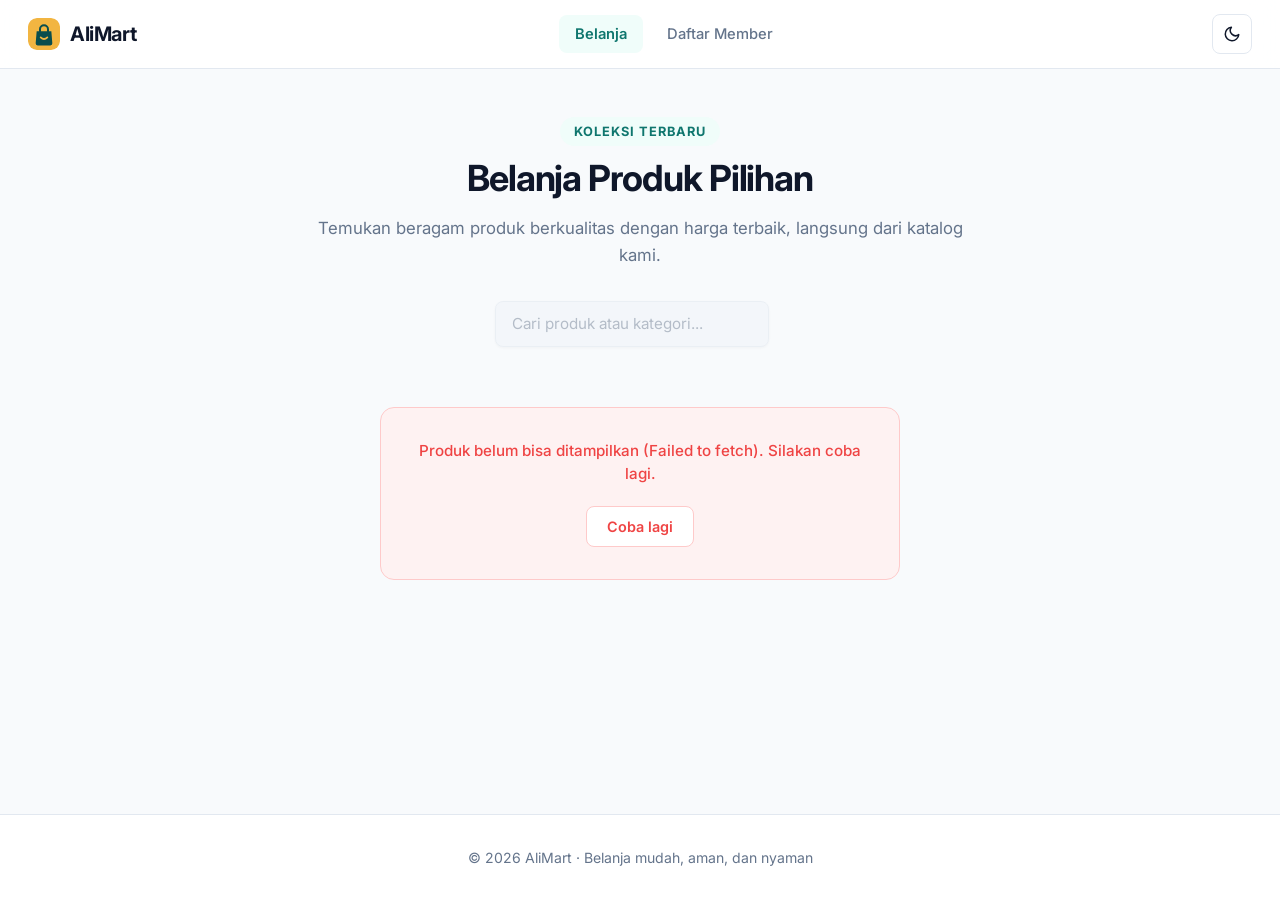
<file: index.html>
<!DOCTYPE html>
<html lang="id">
<head>
  <meta charset="UTF-8">
  <meta name="viewport" content="width=device-width, initial-scale=1.0">
  <title>AliMart - Belanja Produk Pilihan</title>
  <script>try{var t=localStorage.getItem("theme");if(t)document.documentElement.setAttribute("data-theme",t)}catch(e){}</script>
  <link rel="icon" type="image/svg+xml" href="assets/favicon.svg">
  <link rel="preconnect" href="https://fonts.googleapis.com">
  <link rel="preconnect" href="https://fonts.gstatic.com" crossorigin>
  <link href="https://fonts.googleapis.com/css2?family=Inter:wght@400;500;600;700&display=swap" rel="stylesheet">
  <link rel="stylesheet" href="css/style.css">
</head>
<body>

  <nav class="nav">
    <a class="brand" href="index.html"><svg class="brand-logo" viewBox="0 0 48 48" width="32" height="32" aria-hidden="true"><rect width="48" height="48" rx="12" fill="#F2B541"/><path d="M18 20V17a6 6 0 0 1 12 0V20" fill="none" stroke="#094d4d" stroke-width="3" stroke-linecap="round"/><path d="M13 20H35L36.5 38a3 3 0 0 1-3 3.2H14.5a3 3 0 0 1-3-3.2Z" fill="#094d4d"/><path d="M19 29q5 5 10 0" fill="none" stroke="#F2B541" stroke-width="2.6" stroke-linecap="round"/></svg><span>AliMart</span></a>
    <div class="nav-links">
      <a href="index.html" aria-current="page">Belanja</a>
      <a href="form.html">Daftar Member</a>
    </div>
    <button type="button" class="theme-toggle" id="themeToggle" aria-label="Ganti mode tampilan" title="Ganti mode tampilan">
      <svg class="icon-moon" viewBox="0 0 24 24" width="18" height="18" fill="none" stroke="currentColor" stroke-width="2" stroke-linecap="round" stroke-linejoin="round" aria-hidden="true"><path d="M21 12.8A9 9 0 1 1 11.2 3a7 7 0 0 0 9.8 9.8z"/></svg>
      <svg class="icon-sun" viewBox="0 0 24 24" width="18" height="18" fill="none" stroke="currentColor" stroke-width="2" stroke-linecap="round" stroke-linejoin="round" aria-hidden="true"><circle cx="12" cy="12" r="4"/><path d="M12 2v2M12 20v2M4.9 4.9l1.4 1.4M17.7 17.7l1.4 1.4M2 12h2M20 12h2M4.9 19.1l1.4-1.4M17.7 6.3l1.4-1.4"/></svg>
    </button>
  </nav>

  <header class="hero">
    <p class="eyebrow">Koleksi Terbaru</p>
    <h1>Belanja Produk Pilihan</h1>
    <p class="lead">Temukan beragam produk berkualitas dengan harga terbaik, langsung dari katalog kami.</p>
  </header>

  <section class="toolbar">
    <label for="searchInput" class="sr-only">Cari produk</label>
    <input type="search" id="searchInput" placeholder="Cari produk atau kategori..." disabled>
    <span id="resultCount" class="count" aria-live="polite"></span>
  </section>

  <main>

    <div id="status" class="status" role="status" aria-live="polite"></div>

    <div id="productGrid" class="grid"></div>
  </main>

  <footer class="footer">
    &copy; 2026 AliMart &middot; Belanja mudah, aman, dan nyaman
  </footer>

  <script src="js/theme.js"></script>
  <script src="js/product.js"></script>
</body>
</html>
</file>
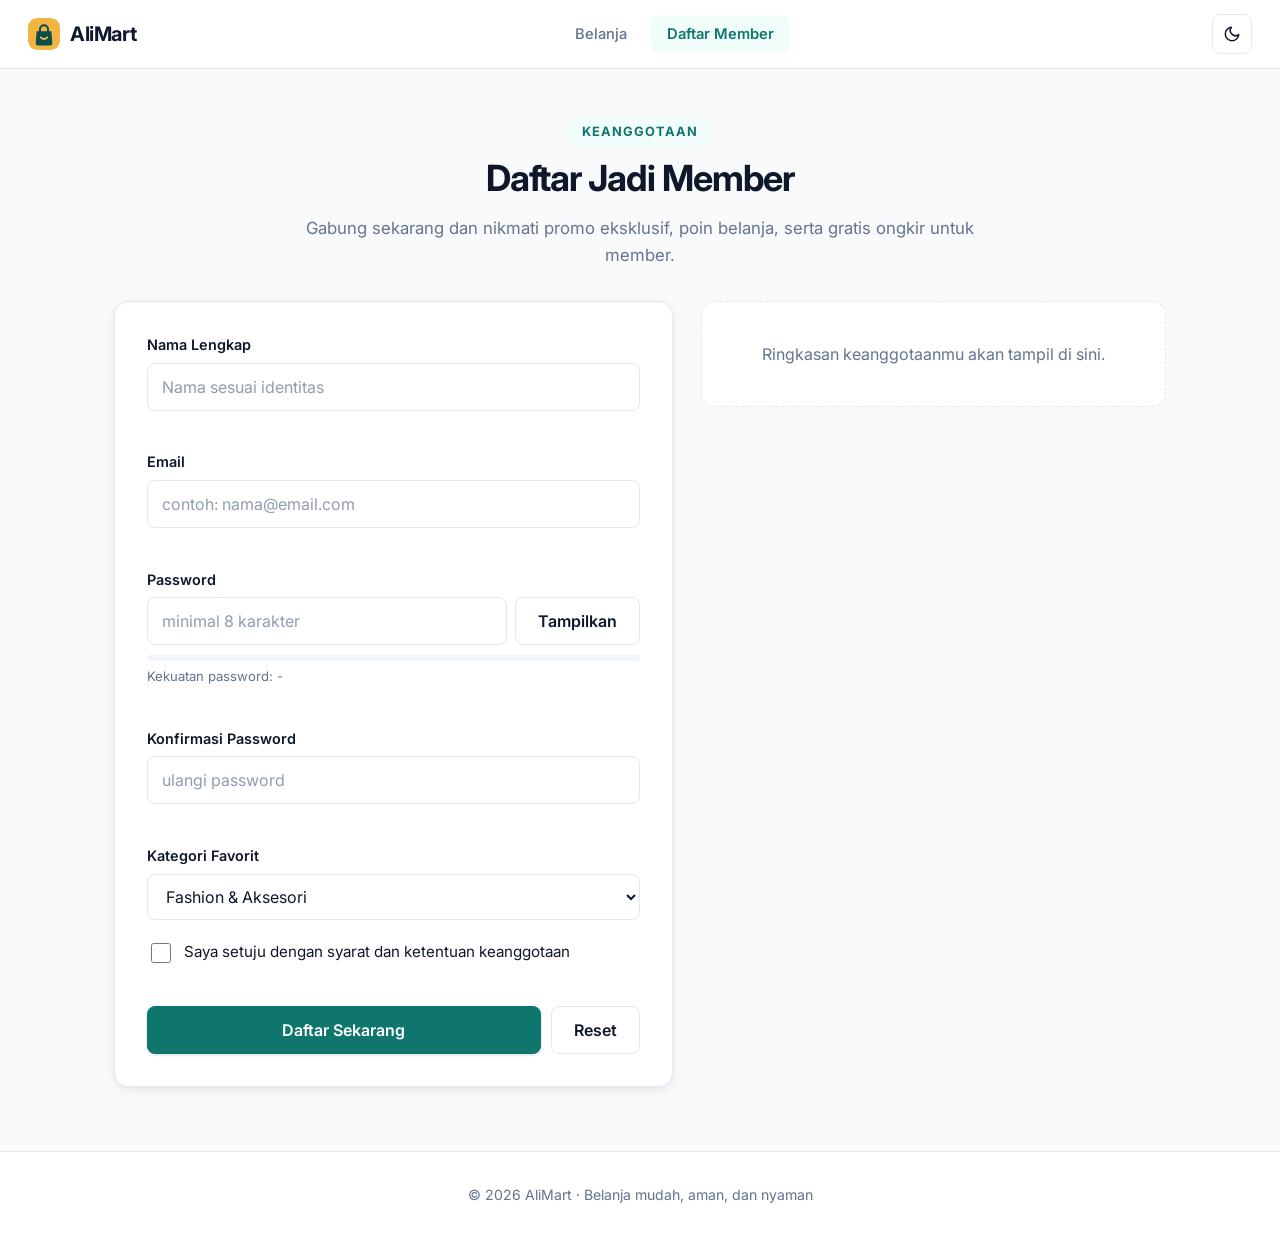
<file: form.html>
<!DOCTYPE html>
<html lang="id">
<head>
  <meta charset="UTF-8">
  <meta name="viewport" content="width=device-width, initial-scale=1.0">
  <title>Daftar Member - AliMart</title>
  <script>try{var t=localStorage.getItem("theme");if(t)document.documentElement.setAttribute("data-theme",t)}catch(e){}</script>
  <link rel="icon" type="image/svg+xml" href="assets/favicon.svg">
  <link rel="preconnect" href="https://fonts.googleapis.com">
  <link rel="preconnect" href="https://fonts.gstatic.com" crossorigin>
  <link href="https://fonts.googleapis.com/css2?family=Inter:wght@400;500;600;700&display=swap" rel="stylesheet">
  <link rel="stylesheet" href="css/style.css">
  <link rel="stylesheet" href="css/form.css">
</head>
<body>

  <nav class="nav">
    <a class="brand" href="index.html"><svg class="brand-logo" viewBox="0 0 48 48" width="32" height="32" aria-hidden="true"><rect width="48" height="48" rx="12" fill="#F2B541"/><path d="M18 20V17a6 6 0 0 1 12 0V20" fill="none" stroke="#094d4d" stroke-width="3" stroke-linecap="round"/><path d="M13 20H35L36.5 38a3 3 0 0 1-3 3.2H14.5a3 3 0 0 1-3-3.2Z" fill="#094d4d"/><path d="M19 29q5 5 10 0" fill="none" stroke="#F2B541" stroke-width="2.6" stroke-linecap="round"/></svg><span>AliMart</span></a>
    <div class="nav-links">
      <a href="index.html">Belanja</a>
      <a href="form.html" aria-current="page">Daftar Member</a>
    </div>
    <button type="button" class="theme-toggle" id="themeToggle" aria-label="Ganti mode tampilan" title="Ganti mode tampilan">
      <svg class="icon-moon" viewBox="0 0 24 24" width="18" height="18" fill="none" stroke="currentColor" stroke-width="2" stroke-linecap="round" stroke-linejoin="round" aria-hidden="true"><path d="M21 12.8A9 9 0 1 1 11.2 3a7 7 0 0 0 9.8 9.8z"/></svg>
      <svg class="icon-sun" viewBox="0 0 24 24" width="18" height="18" fill="none" stroke="currentColor" stroke-width="2" stroke-linecap="round" stroke-linejoin="round" aria-hidden="true"><circle cx="12" cy="12" r="4"/><path d="M12 2v2M12 20v2M4.9 4.9l1.4 1.4M17.7 17.7l1.4 1.4M2 12h2M20 12h2M4.9 19.1l1.4-1.4M17.7 6.3l1.4-1.4"/></svg>
    </button>
  </nav>

  <header class="hero">
    <p class="eyebrow">Keanggotaan</p>
    <h1>Daftar Jadi Member</h1>
    <p class="lead">Gabung sekarang dan nikmati promo eksklusif, poin belanja, serta gratis ongkir untuk member.</p>
  </header>

  <main class="form-layout">

    <form id="registerForm" novalidate>

      <div class="field">
        <label for="nama">Nama Lengkap</label>
        <input type="text" id="nama" name="nama" placeholder="Nama sesuai identitas" autocomplete="name" aria-describedby="nama-error">
        <small class="error" id="nama-error" aria-live="polite"></small>
      </div>

      <div class="field">
        <label for="email">Email</label>
        <input type="email" id="email" name="email" placeholder="contoh: nama@email.com" autocomplete="email" aria-describedby="email-error">
        <small class="error" id="email-error" aria-live="polite"></small>
      </div>

      <div class="field">
        <label for="password">Password</label>
        <div class="password-row">
          <input type="password" id="password" name="password" placeholder="minimal 8 karakter" autocomplete="new-password" aria-describedby="password-error">
          <button type="button" id="togglePassword" class="ghost-btn" aria-controls="password">Tampilkan</button>
        </div>
        <div class="strength" aria-hidden="true">
          <div class="strength-bar" id="strengthBar"></div>
        </div>
        <small class="hint" id="strengthText">Kekuatan password: -</small>
        <small class="error" id="password-error" aria-live="polite"></small>
      </div>

      <div class="field">
        <label for="konfirmasi">Konfirmasi Password</label>
        <input type="password" id="konfirmasi" name="konfirmasi" placeholder="ulangi password" autocomplete="new-password" aria-describedby="konfirmasi-error">
        <small class="error" id="konfirmasi-error" aria-live="polite"></small>
      </div>

      <div class="field">
        <label for="minat">Kategori Favorit</label>
        <select id="minat" name="minat">
          <option value="Fashion">Fashion &amp; Aksesori</option>
          <option value="Elektronik">Elektronik</option>
          <option value="Rumah">Rumah &amp; Furnitur</option>
          <option value="Kecantikan">Kecantikan &amp; Perawatan</option>
        </select>
      </div>

      <div class="field">
        <label class="check">
          <input type="checkbox" id="setuju" name="setuju" aria-describedby="setuju-error">
          <span>Saya setuju dengan syarat dan ketentuan keanggotaan</span>
        </label>
        <small class="error" id="setuju-error" aria-live="polite"></small>
      </div>

      <div class="actions">
        <button type="submit" class="primary-btn">Daftar Sekarang</button>
        <button type="reset" class="ghost-btn" id="resetBtn">Reset</button>
      </div>
    </form>

    <aside class="result-panel" aria-live="polite">
      <div id="formMessage" class="form-message" hidden></div>
      <div id="resultCard" class="result-card" hidden></div>
      <p id="placeholderText" class="placeholder">Ringkasan keanggotaanmu akan tampil di sini.</p>
    </aside>

  </main>

  <footer class="footer">
    &copy; 2026 AliMart &middot; Belanja mudah, aman, dan nyaman
  </footer>

  <script src="js/theme.js"></script>
  <script src="js/form.js"></script>
</body>
</html>
</file>
<file: css/style.css>
/* ==========================================================================
   AliMart - Global Stylesheet (style.css)
   ========================================================================== */

/* --- Design Tokens & Variables --- */
:root {
  --font: 'Inter', -apple-system, BlinkMacSystemFont, 'Segoe UI', Roboto, Helvetica, Arial, sans-serif;
  
  /* Color Palette - Light Mode */
  --bg: #f8fafc;
  --surface: #ffffff;
  --surface-2: #f1f5f9;
  --line: #e2e8f0;
  --ink: #0f172a;
  --muted: #64748b;

  --accent: #0f766e;
  --accent-dark: #0d5f58;
  --accent-light: #f0fdfa;
  --on-accent: #ffffff;
  --ring: rgba(15, 118, 110, 0.25);

  --brand-gold: #f59e0b;
  --brand-teal: #094d4d;

  --ok: #10b981;
  --ok-bg: #ecfdf5;
  --ok-line: #a7f3d0;

  --danger: #ef4444;
  --danger-bg: #fef2f2;
  --danger-line: #fecaca;

  --radius: 14px;
  --radius-sm: 8px;
  --radius-pill: 9999px;

  --shadow-sm: 0 1px 3px rgba(15, 23, 42, 0.06);
  --shadow: 0 4px 16px -2px rgba(15, 23, 42, 0.08), 0 2px 6px -1px rgba(15, 23, 42, 0.04);
  --shadow-lg: 0 14px 28px -4px rgba(15, 23, 42, 0.12), 0 6px 12px -2px rgba(15, 23, 42, 0.05);

  --ease: cubic-bezier(0.4, 0, 0.2, 1);
}

/* Color Palette - Dark Mode */
[data-theme="dark"] {
  --bg: #0b1120;
  --surface: #131c31;
  --surface-2: #1e293b;
  --line: #22324e;
  --ink: #f8fafc;
  --muted: #94a3b8;

  --accent: #14b8a6;
  --accent-dark: #0d9488;
  --accent-light: rgba(20, 184, 166, 0.14);
  --on-accent: #042f2e;
  --ring: rgba(20, 184, 166, 0.35);

  --ok: #34d399;
  --ok-bg: #062b1e;
  --ok-line: #065f46;

  --danger: #f87171;
  --danger-bg: #321316;
  --danger-line: #7f1d1d;

  --shadow-sm: 0 1px 3px rgba(0, 0, 0, 0.4);
  --shadow: 0 4px 16px -2px rgba(0, 0, 0, 0.45), 0 2px 6px -1px rgba(0, 0, 0, 0.25);
  --shadow-lg: 0 14px 28px -4px rgba(0, 0, 0, 0.55), 0 6px 12px -2px rgba(0, 0, 0, 0.35);
}

/* --- Base & Reset --- */
*, *::before, *::after {
  box-sizing: border-box;
}

html {
  color-scheme: light dark;
  scroll-behavior: smooth;
}

body {
  margin: 0;
  min-height: 100vh;
  display: flex;
  flex-direction: column;
  font-family: var(--font);
  background: var(--bg);
  color: var(--ink);
  line-height: 1.5;
  -webkit-font-smoothing: antialiased;
  -moz-osx-font-smoothing: grayscale;
  transition: background 0.3s var(--ease), color 0.3s var(--ease);
}

[hidden] {
  display: none !important;
}

/* --- Navigation Bar --- */
.nav {
  position: sticky;
  top: 0;
  z-index: 100;
  display: flex;
  align-items: center;
  justify-content: space-between;
  gap: 16px;
  padding: 14px 28px;
  background: color-mix(in srgb, var(--surface) 88%, transparent);
  backdrop-filter: blur(14px);
  -webkit-backdrop-filter: blur(14px);
  border-bottom: 1px solid var(--line);
  transition: background 0.3s var(--ease), border-color 0.3s var(--ease);
}

.brand {
  display: inline-flex;
  align-items: center;
  gap: 10px;
  text-decoration: none;
  color: var(--ink);
  font-weight: 700;
  font-size: 1.25rem;
  letter-spacing: -0.02em;
  transition: opacity 0.2s var(--ease);
}

.brand:hover {
  opacity: 0.88;
}

.brand-logo {
  border-radius: 9px;
  flex-shrink: 0;
}

.nav-links {
  display: flex;
  align-items: center;
  gap: 8px;
}

.nav-links a {
  display: inline-flex;
  align-items: center;
  padding: 8px 16px;
  border-radius: var(--radius-sm);
  text-decoration: none;
  font-size: 0.92rem;
  font-weight: 500;
  color: var(--muted);
  transition: all 0.2s var(--ease);
}

.nav-links a:hover {
  color: var(--ink);
  background: var(--surface-2);
}

.nav-links a[aria-current="page"] {
  color: var(--accent);
  background: var(--accent-light);
  font-weight: 600;
}

.theme-toggle {
  display: inline-flex;
  align-items: center;
  justify-content: center;
  width: 40px;
  height: 40px;
  border-radius: var(--radius-sm);
  border: 1px solid var(--line);
  background: var(--surface);
  color: var(--ink);
  cursor: pointer;
  transition: background 0.2s var(--ease), border-color 0.2s var(--ease), transform 0.15s var(--ease), color 0.2s var(--ease);
}

.theme-toggle:hover {
  background: var(--surface-2);
  border-color: color-mix(in srgb, var(--accent) 40%, var(--line));
  transform: translateY(-1px);
}

.theme-toggle:active {
  transform: translateY(1px);
}

.theme-toggle:focus-visible {
  outline: 3px solid var(--ring);
  outline-offset: 2px;
}

/* Light mode icon display */
.theme-toggle .icon-moon {
  display: block;
}
.theme-toggle .icon-sun {
  display: none;
}

/* Dark mode icon display */
[data-theme="dark"] .theme-toggle .icon-moon {
  display: none;
}
[data-theme="dark"] .theme-toggle .icon-sun {
  display: block;
}

/* --- Hero Header --- */
.hero {
  text-align: center;
  padding: 48px 24px 32px;
  max-width: 720px;
  margin: 0 auto;
}

.eyebrow {
  display: inline-block;
  margin: 0 0 10px;
  font-size: 0.8rem;
  font-weight: 700;
  text-transform: uppercase;
  letter-spacing: 0.08em;
  color: var(--accent);
  background: var(--accent-light);
  padding: 5px 14px;
  border-radius: var(--radius-pill);
}

.hero h1 {
  margin: 0 0 14px;
  font-size: 2.25rem;
  font-weight: 700;
  letter-spacing: -0.03em;
  color: var(--ink);
  line-height: 1.25;
}

.lead {
  margin: 0 auto;
  font-size: 1.05rem;
  color: var(--muted);
  line-height: 1.6;
}

/* --- Toolbar Section --- */
.toolbar {
  display: flex;
  align-items: center;
  justify-content: space-between;
  gap: 16px;
  max-width: 1200px;
  margin: 0 auto 28px;
  padding: 0 24px;
}

#searchInput {
  flex: 1;
  max-width: 440px;
  min-height: 46px;
  padding: 10px 16px;
  font: inherit;
  font-size: 0.95rem;
  color: var(--ink);
  background: var(--surface);
  border: 1px solid var(--line);
  border-radius: var(--radius-sm);
  box-shadow: var(--shadow-sm);
  transition: all 0.2s var(--ease);
}

#searchInput::placeholder {
  color: var(--muted);
  opacity: 0.75;
}

#searchInput:hover:not(:disabled) {
  border-color: color-mix(in srgb, var(--accent) 40%, var(--line));
}

#searchInput:focus {
  outline: none;
  border-color: var(--accent);
  box-shadow: 0 0 0 4px var(--ring);
}

#searchInput:disabled {
  opacity: 0.6;
  cursor: not-allowed;
  background: var(--surface-2);
}

.count {
  font-size: 0.88rem;
  font-weight: 500;
  color: var(--muted);
  white-space: nowrap;
}

/* --- Status & Loading --- */
.status {
  display: none;
  text-align: center;
  margin: 32px auto;
  padding: 32px 24px;
  max-width: 520px;
  border-radius: var(--radius);
}

.status.visible {
  display: flex;
  flex-direction: column;
  align-items: center;
  justify-content: center;
  gap: 14px;
  color: var(--muted);
  font-size: 0.95rem;
  animation: rise 0.3s var(--ease);
}

.status.visible.error {
  background: var(--danger-bg);
  border: 1px solid var(--danger-line);
  color: var(--danger);
  font-weight: 500;
}

.spinner {
  width: 38px;
  height: 38px;
  border: 3px solid var(--line);
  border-top-color: var(--accent);
  border-radius: 50%;
  animation: spin 0.8s linear infinite;
}

.retry-btn {
  margin-top: 6px;
  padding: 9px 20px;
  font: inherit;
  font-size: 0.9rem;
  font-weight: 600;
  color: var(--danger);
  background: var(--surface);
  border: 1px solid var(--danger-line);
  border-radius: var(--radius-sm);
  cursor: pointer;
  transition: all 0.2s var(--ease);
}

.retry-btn:hover {
  background: var(--danger);
  color: #ffffff;
  border-color: var(--danger);
}

/* --- Product Grid & Cards --- */
.grid {
  display: grid;
  grid-template-columns: repeat(auto-fill, minmax(260px, 1fr));
  gap: 24px;
  max-width: 1200px;
  margin: 0 auto;
  padding: 0 24px 64px;
}

.card {
  background: var(--surface);
  border: 1px solid var(--line);
  border-radius: var(--radius);
  overflow: hidden;
  box-shadow: var(--shadow-sm);
  display: flex;
  flex-direction: column;
  transition: transform 0.25s var(--ease), box-shadow 0.25s var(--ease), border-color 0.25s var(--ease);
  position: relative;
}

.card:hover {
  transform: translateY(-4px);
  box-shadow: var(--shadow-lg);
  border-color: color-mix(in srgb, var(--accent) 35%, var(--line));
}

.thumb {
  position: relative;
  width: 100%;
  aspect-ratio: 4 / 3;
  background: var(--surface-2);
  overflow: hidden;
  display: flex;
  align-items: center;
  justify-content: center;
}

.thumb img {
  width: 100%;
  height: 100%;
  object-fit: cover;
  transition: transform 0.4s var(--ease);
}

.card:hover .thumb img {
  transform: scale(1.05);
}

.card-body {
  padding: 18px 20px 20px;
  display: flex;
  flex-direction: column;
  flex: 1;
}

.card-category {
  display: inline-block;
  font-size: 0.72rem;
  font-weight: 700;
  text-transform: uppercase;
  letter-spacing: 0.06em;
  color: var(--accent);
  margin-bottom: 6px;
}

.card-title {
  margin: 0 0 14px;
  font-size: 1.05rem;
  font-weight: 600;
  line-height: 1.35;
  color: var(--ink);
  display: -webkit-box;
  -webkit-line-clamp: 2;
  -webkit-box-orient: vertical;
  overflow: hidden;
}

.card-price {
  margin-top: auto;
  font-size: 1.25rem;
  font-weight: 700;
  color: var(--accent);
  letter-spacing: -0.02em;
}

/* --- Common Button Styles --- */
.primary-btn,
.ghost-btn {
  min-height: 46px;
  padding: 11px 22px;
  border-radius: var(--radius-sm);
  font: inherit;
  font-weight: 600;
  cursor: pointer;
  transition: background 0.2s var(--ease), border-color 0.2s var(--ease),
    transform 0.15s var(--ease), box-shadow 0.2s var(--ease);
}

.primary-btn {
  border: 1px solid var(--accent);
  background: var(--accent);
  color: var(--on-accent);
  box-shadow: 0 1px 2px rgba(15, 118, 110, 0.25);
}

.primary-btn:hover {
  background: var(--accent-dark);
  border-color: var(--accent-dark);
}

.primary-btn:active {
  transform: translateY(1px);
}

.ghost-btn {
  border: 1px solid var(--line);
  background: var(--surface);
  color: var(--ink);
}

.ghost-btn:hover {
  background: var(--surface-2);
  border-color: color-mix(in srgb, var(--accent) 30%, var(--line));
}

.primary-btn:focus-visible,
.ghost-btn:focus-visible {
  outline: 3px solid var(--ring);
  outline-offset: 2px;
}

/* --- Form Layout Max Width Wrapper --- */
.form-layout {
  max-width: 1100px;
  margin: 0 auto;
  padding: 0 24px 64px;
  width: 100%;
}

/* --- Footer --- */
.footer {
  margin-top: auto;
  padding: 32px 24px;
  text-align: center;
  font-size: 0.88rem;
  color: var(--muted);
  border-top: 1px solid var(--line);
  background: var(--surface);
  transition: background 0.3s var(--ease), border-color 0.3s var(--ease);
}

/* --- Utilities & Accessibility --- */
.sr-only {
  position: absolute;
  width: 1px;
  height: 1px;
  padding: 0;
  margin: -1px;
  overflow: hidden;
  clip: rect(0, 0, 0, 0);
  white-space: nowrap;
  border: 0;
}

/* --- Keyframe Animations --- */
@keyframes spin {
  to {
    transform: rotate(360deg);
  }
}

@keyframes rise {
  from {
    opacity: 0;
    transform: translateY(8px);
  }
  to {
    opacity: 1;
    transform: translateY(0);
  }
}

/* --- Responsive Media Queries --- */
@media (max-width: 768px) {
  .nav {
    padding: 12px 18px;
  }

  .hero {
    padding: 36px 18px 24px;
  }

  .hero h1 {
    font-size: 1.85rem;
  }

  .toolbar {
    flex-direction: column;
    align-items: stretch;
    padding: 0 18px;
  }

  #searchInput {
    max-width: 100%;
  }

  .grid {
    grid-template-columns: repeat(auto-fill, minmax(200px, 1fr));
    gap: 16px;
    padding: 0 18px 48px;
  }

  .form-layout {
    padding: 0 18px 48px;
  }
}
</file>
<file: css/form.css>
/* --- Form Layout & Fields --- */
.form-layout {
    display: grid;
    grid-template-columns: minmax(0, 1.2fr) minmax(0, 1fr);
    gap: 28px;
    align-items: start;
}

#registerForm {
    background: var(--surface);
    border: 1px solid var(--line);
    border-radius: var(--radius);
    box-shadow: var(--shadow);
    padding: 32px;
}

.field {
    margin-bottom: 20px;
}

.field label {
    display: block;
    margin-bottom: 7px;
    font-weight: 600;
    font-size: 0.9rem;
}

.field input[type="text"],
.field input[type="email"],
.field input[type="password"],
.field select {
    width: 100%;
    min-height: 46px;
    padding: 11px 14px;
    border: 1px solid var(--line);
    border-radius: var(--radius-sm);
    background: var(--surface);
    font: inherit;
    color: var(--ink);
    transition: border-color 0.2s var(--ease), box-shadow 0.2s var(--ease),
        background 0.2s var(--ease);
}

.field input::placeholder {
    color: var(--muted);
    opacity: 0.7;
}

.field input:hover,
.field select:hover {
    border-color: color-mix(in srgb, var(--accent) 40%, var(--line));
}

.field input:focus,
.field select:focus {
    outline: none;
    border-color: var(--accent);
    box-shadow: 0 0 0 4px var(--ring);
}

.field select {
    cursor: pointer;
}

.field select option {
    background: var(--surface);
    color: var(--ink);
}

.field input[aria-invalid="true"] {
    border-color: var(--danger);
    background: var(--danger-bg);
}

.field input[aria-invalid="true"]:focus {
    box-shadow: 0 0 0 4px color-mix(in srgb, var(--danger) 25%, transparent);
}

.field input[aria-invalid="false"] {
    border-color: var(--ok);
}

.error {
    display: block;
    min-height: 1.2em;
    margin-top: 5px;
    font-size: 0.82rem;
    font-weight: 500;
    color: var(--danger);
}

.hint {
    display: block;
    margin-top: 6px;
    font-size: 0.82rem;
    color: var(--muted);
}

.field .check {
    display: flex;
    align-items: center;
    gap: 10px;
    margin: 0;
    font-weight: 400;
    font-size: 0.95rem;
    cursor: pointer;
}

.check input {
    width: 20px;
    height: 20px;
    flex: none;
    accent-color: var(--accent);
    cursor: pointer;
}

.check input:focus-visible {
    outline: 3px solid var(--ring);
    outline-offset: 2px;
}

.actions {
    display: flex;
    gap: 10px;
    margin-top: 12px;
}

.primary-btn,
.ghost-btn {
    min-height: 46px;
    padding: 11px 22px;
    border-radius: var(--radius-sm);
    font: inherit;
    font-weight: 600;
    cursor: pointer;
    transition: background 0.2s var(--ease), border-color 0.2s var(--ease),
        transform 0.15s var(--ease), box-shadow 0.2s var(--ease);
}

.primary-btn {
    flex: 1;
    border: 1px solid var(--accent);
    background: var(--accent);
    color: var(--on-accent);
    box-shadow: 0 1px 3px var(--ring);
}

.primary-btn:hover {
    background: var(--accent-dark);
    border-color: var(--accent-dark);
}

.primary-btn:active {
    transform: translateY(1px);
}

.ghost-btn {
    border: 1px solid var(--line);
    background: var(--surface);
    color: var(--ink);
}

.ghost-btn:hover {
    background: var(--surface-2);
    border-color: color-mix(in srgb, var(--accent) 30%, var(--line));
}

.primary-btn:focus-visible,
.ghost-btn:focus-visible {
    outline: 3px solid var(--ring);
    outline-offset: 2px;
}

.placeholder {
    margin: 0;
    padding: 40px 24px;
    border: 1.5px dashed var(--line);
    border-radius: var(--radius);
    background: var(--surface);
    text-align: center;
    color: var(--muted);
}

.password-row {
    display: flex;
    gap: 8px;
}

.password-row input {
    flex: 1;
}

.password-row .ghost-btn {
    min-width: 112px;
}

.strength {
    height: 6px;
    margin-top: 10px;
    border-radius: 999px;
    background: var(--surface-2);
    overflow: hidden;
}

.strength-bar {
    height: 100%;
    width: 0;
    border-radius: 999px;
    background: var(--danger);
    transition: width 0.3s var(--ease), background 0.3s var(--ease);
}

.strength-bar[data-level="1"] {
    width: 25%;
    background: #ef4444;
}

.strength-bar[data-level="2"] {
    width: 50%;
    background: #f59e0b;
}

.strength-bar[data-level="3"] {
    width: 75%;
    background: #84cc16;
}

.strength-bar[data-level="4"] {
    width: 100%;
    background: #10b981;
}
</file>
